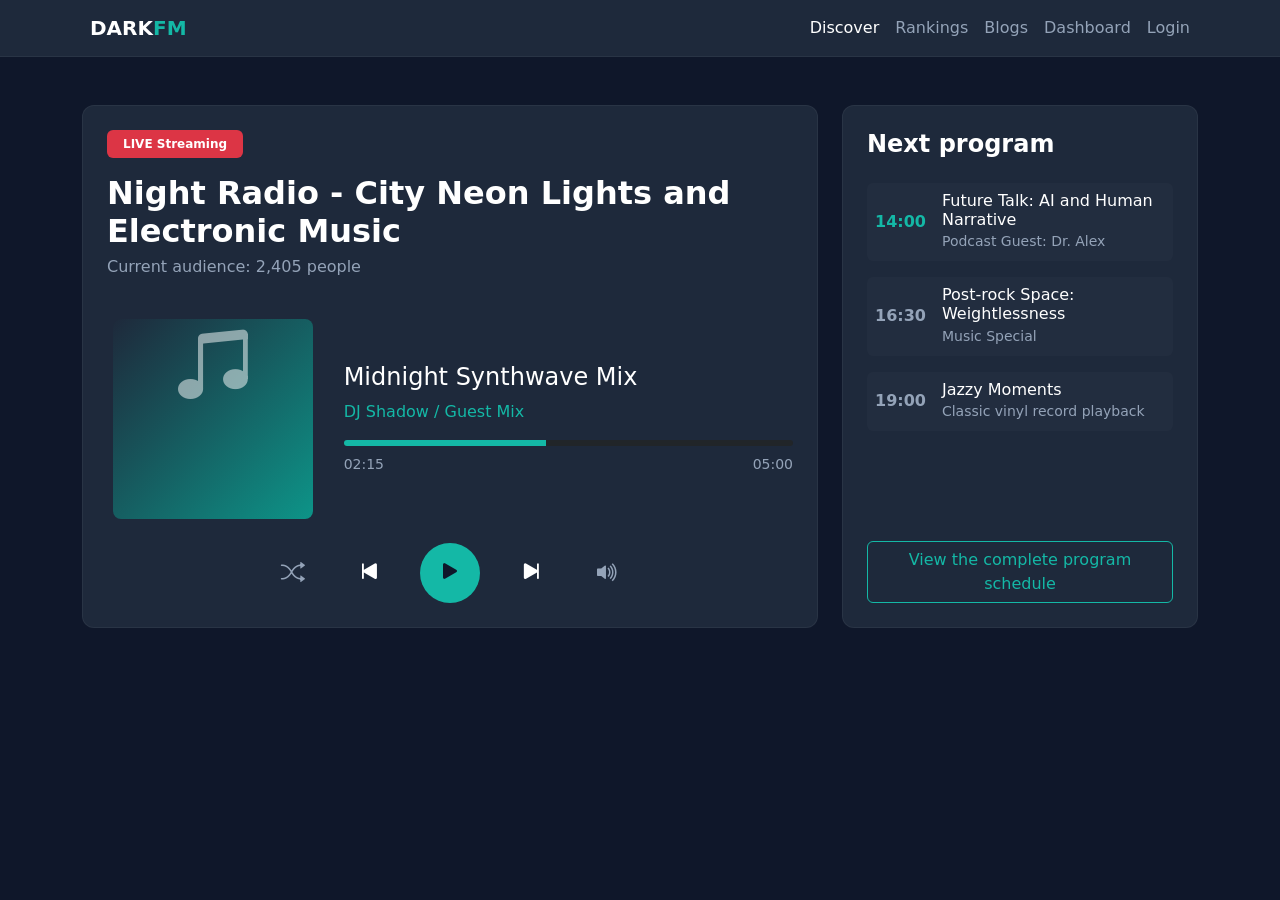
<file: index.html>
<!DOCTYPE html>
<html lang="en">
<head>
    <meta charset="UTF-8">
    <meta name="viewport" content="width=device-width, initial-scale=1.0">
    <title>DARKFM - Radio Station</title>
    <link href="https://cdn.jsdelivr.net/npm/bootstrap@5.3.0/dist/css/bootstrap.min.css" rel="stylesheet">
    <link href="https://cdn.jsdelivr.net/npm/bootstrap-icons@1.10.5/font/bootstrap-icons.css" rel="stylesheet">
    <link rel="stylesheet" href="includes/assets/css/styles.css">
</head>
<body>
    <nav class="navbar navbar-expand-lg navbar-dark navbar-custom sticky-top">
        <div class="container">
            <a class="navbar-brand fw-bold text-white-custom" href="#">
                <i class="bi bi-radio accent-color me-2"></i>DARK<span class="accent-color">FM</span>
            </a>
            <button class="navbar-toggler" type="button" data-bs-toggle="collapse" data-bs-target="#navbarNav">
                <span class="navbar-toggler-icon"></span>
            </button>
            <div class="collapse navbar-collapse" id="navbarNav">
                <ul class="navbar-nav ms-auto">
                    <li class="nav-item"><a class="nav-link active text-white-custom" href="#">Discover</a></li>
                    <li class="nav-item"><a class="nav-link text-muted-custom" href="#">Rankings</a></li>
                    <li class="nav-item"><a class="nav-link text-muted-custom" href="#">Blogs</a></li>
                    <li class="nav-item"><a class="nav-link text-muted-custom" href="dashboard.php">Dashboard</a></li>
                    <li class="nav-item"><a class="nav-link text-muted-custom" href="actions/login.php">Login</a></li>
                </ul>
            </div>
        </div>
    </nav>

    <div class="container my-5">
        <div class="row g-4">
            <div class="col-lg-8">
                <div class="card-custom p-4 h-100 d-flex flex-column justify-content-between">
                    <div>
                        <span class="badge bg-danger mb-3 px-3 py-2">LIVE Streaming</span>
                        <h2 class="fw-bold text-white-custom mb-1">Night Radio - City Neon Lights and Electronic Music</h2>
                        <p class="text-muted-custom">Current audience: 2,405 people</p>
                    </div>
                    <div class="row align-items-center my-4">
                        <div class="col-md-4 text-center mb-3 mb-md-0">
                            <div class="ratio ratio-1x1 bg-secondary rounded-3 d-flex align-items-center justify-content-center"
                                 style="max-width: 200px; margin: 0 auto; background: linear-gradient(135deg, #1E293B, #0D9488);">
                                <i class="bi bi-music-note-beamed display-1 text-white-custom opacity-50"></i>
                            </div>
                        </div>
                        <div class="col-md-8">
                            <h4 class="text-white-custom mb-2">Midnight Synthwave Mix</h4>
                            <p class="accent-color mb-3">DJ Shadow / Guest Mix</p>
                            <div class="progress bg-dark mb-2" style="height: 6px;">
                                <div class="progress-bar progress-bar-accent" style="width: 45%"></div>
                            </div>
                            <div class="d-flex justify-content-between small text-muted-custom">
                                <span>02:15</span>
                                <span>05:00</span>
                            </div>
                        </div>
                    </div>
                    <div class="d-flex align-items-center justify-content-center gap-4">
                        <button class="btn text-muted-custom fs-4"><i class="bi bi-shuffle"></i></button>
                        <button class="btn text-white-custom fs-3"><i class="bi bi-skip-start-fill"></i></button>
                        <button class="btn btn-accent rounded-circle p-3 d-flex align-items-center justify-content-center" style="width: 60px; height: 60px;">
                            <i class="bi bi-play-fill fs-3"></i>
                        </button>
                        <button class="btn text-white-custom fs-3"><i class="bi bi-skip-end-fill"></i></button>
                        <button class="btn text-muted-custom fs-4"><i class="bi bi-volume-up-fill"></i></button>
                    </div>
                </div>
            </div>

            <div class="col-lg-4">
                <div class="card-custom p-4 h-100 d-flex flex-column justify-content-between">
                    <div>
                        <h4 class="fw-bold text-white-custom mb-4">Next program</h4>
                        <div class="d-flex flex-column gap-3" id="next-programs">
                            <div class="d-flex align-items-center p-2 rounded hover-bg" style="background: rgba(255,255,255,0.02)">
                                <div class="me-3 accent-color fw-bold">14:00</div>
                                <div>
                                    <h6 class="mb-0 text-white-custom">Future Talk: AI and Human Narrative</h6>
                                    <small class="text-muted-custom">Podcast Guest: Dr. Alex</small>
                                </div>
                            </div>
                            <div class="d-flex align-items-center p-2 rounded" style="background: rgba(255,255,255,0.02)">
                                <div class="me-3 text-muted-custom fw-bold">16:30</div>
                                <div>
                                    <h6 class="mb-0 text-white-custom">Post-rock Space: Weightlessness</h6>
                                    <small class="text-muted-custom">Music Special</small>
                                </div>
                            </div>
                            <div class="d-flex align-items-center p-2 rounded" style="background: rgba(255,255,255,0.02)">
                                <div class="me-3 text-muted-custom fw-bold">19:00</div>
                                <div>
                                    <h6 class="mb-0 text-white-custom">Jazzy Moments</h6>
                                    <small class="text-muted-custom">Classic vinyl record playback</small>
                                </div>
                            </div>
                        </div>
                    </div>
                    <a href="manage-schedule.php" class="btn btn-outline-info w-100 mt-4 text-white-custom"
                       style="border-color: var(--accent); color: var(--accent); background: transparent;">
                        View the complete program schedule
                    </a>
                </div>
            </div>
        </div>
    </div>

    <script src="https://cdn.jsdelivr.net/npm/bootstrap@5.3.0/dist/js/bootstrap.bundle.min.js"></script>
</body>
</html>
</file>
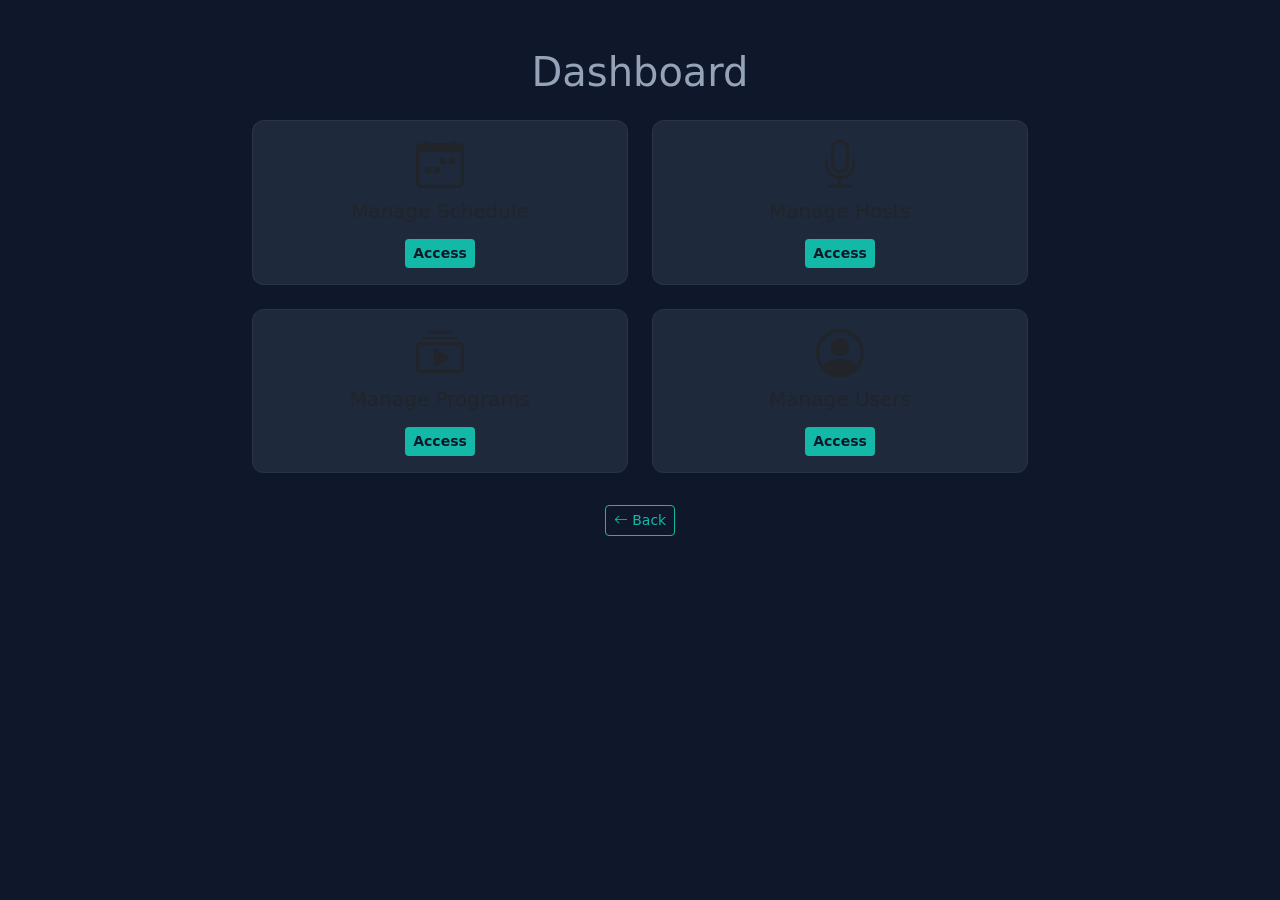
<file: dashboard.html>
<!DOCTYPE html>
<html>
  <head>
    <title>DARKFM - Dashboard</title>
    <link
      href="https://cdn.jsdelivr.net/npm/bootstrap@5.2.3/dist/css/bootstrap.min.css"
      rel="stylesheet"
      integrity="sha384-rbsA2VBKQhggwzxH7pPCaAqO46MgnOM80zW1RWuH61DGLwZJEdK2Kadq2F9CUG65"
      crossorigin="anonymous"
    />
    <link
      rel="stylesheet"
      href="https://cdn.jsdelivr.net/npm/bootstrap-icons@1.10.2/font/bootstrap-icons.css"
    />
    <link rel="stylesheet" href="styles.css">
  </head>
  <body>
    <div class="container mx-auto my-5" style="max-width: 800px;">
      <h1 class="h1 mb-4 text-center">Dashboard</h1>
      <div class="row">
        <div class="col-lg-6">
          <div class="card mb-2 card-custom">
            <div class="card-body">
              <h5 class="card-title text-center">
                <div class="mb-1">
                  <i class="bi bi-calendar-week" style="font-size: 3rem;"></i>
                </div>
                Manage Schedule
              </h5>
              <div class="text-center mt-3">
                <a href="manage-schedule.html" class="btn btn-accent btn-sm text-white-custom" 
                  >Access</a
                >
              </div>
            </div>
          </div>
        </div>

        <div class="col-lg-6">
          <div class="card mb-2 card-custom">
            <div class="card-body">
              <h5 class="card-title text-center">
                <div class="mb-1">
                  <i class="bi bi-mic" style="font-size: 3rem;"></i>
                </div>
                Manage Hosts
              </h5>
              <div class="text-center mt-3">
                <a href="manage-hosts.html" class="btn btn-accent btn-sm text-white-custom" 
                  >Access</a
                >
              </div>
            </div>
          </div>
        </div>

        <div class="col-lg-6">
          <div class="card mb-2 mt-3 card-custom">
            <div class="card-body">
              <h5 class="card-title text-center">
                <div class="mb-1">
                  <i class="bi bi-collection-play" style="font-size: 3rem;"></i>
                </div>
                Manage Programs
              </h5>
              <div class="text-center mt-3">
                <a href="manage-programs.html" class="btn btn-accent btn-sm text-white-custom" 
                  >Access</a
                >
              </div>
            </div>
          </div>
        </div>

        <div class="col-lg-6">
          <div class="card mb-2 mt-3 card-custom">
            <div class="card-body">
              <h5 class="card-title text-center">
                <div class="mb-1">
                  <i class="bi bi-person-circle" style="font-size: 3rem;"></i>
                </div>
                Manage Users
              </h5>
              <div class="text-center mt-3">
                <a href="manage-users.html" class="btn btn-accent btn-sm text-white-custom"
                  >Access</a
                >
              </div>
            </div>
          </div>
        </div>
      </div>
      <div class="mt-4 text-center">
        <a href="index.html" class="btn btn-outline-info btn-sm"
           style="border-color: var(--accent); color: var(--accent);"
          ><i class="bi bi-arrow-left"></i> Back</a
        >
      </div>
    </div>

    <script
      src="https://cdn.jsdelivr.net/npm/bootstrap@5.2.3/dist/js/bootstrap.bundle.min.js"
      integrity="sha384-kenU1KFdBIe4zVF0s0G1M5b4hcpxyD9F7jL+jjXkk+Q2h455rYXK/7HAuoJl+0I4"
      crossorigin="anonymous"
    ></script>
  </body>
</html>
</file>
<file: includes/assets/css/styles.css>
/* color custom */
:root {
    --bg-main: #0F172A;
    --bg-surface: #1E293B;
    --accent: #14B8A6;
    --text-title: #FFFFFF;
    --text-body: #94A3B8;
}

body {
    background-color: var(--bg-main);
    color: var(--text-body);
    font-family: system-ui, -apple-system, sans-serif;
}

/* text color */
h1, h2, h3, h4, h5, h6, .text-white-custom {
    color: var(--text-title) ;
}

.text-muted-custom {
    color: var(--text-body) ;
}

/* card custom */
.card-custom {
    background-color: var(--bg-surface);
    border: 1px solid rgba(255, 255, 255, 0.05);
    border-radius: 12px;
    transition: transform 0.2s;
}
.card-custom:hover {
    transform: translateY(-5px);
}

/* accent */
.accent-color {
    color: var(--accent) ;
}

.btn-accent {
    background-color: var(--accent);
    color: #0F172A;
    font-weight: 600;
    border: none;
}
.btn-accent:hover {
    background-color: #0D9488;
    color: #FFFFFF;
}

.progress-bar-accent {
    background-color: var(--accent);
}

/* logout accent (Red) */
.accent-color-red {
    color: #EF4444;
    transition: color 0.2s ease;
}

.btn-accent-red {
    background-color: #EF4444;
    color: #FFFFFF;
    font-weight: 600;
    border: none;
    transition: background-color 0.2s ease;
}

.btn-accent-red:hover {
    background-color: #DC2626; /* 稍微深一点的红色，用于悬停反馈 */
    color: #FFFFFF;
}

/* 如果注销进度条或倒计时需要红色，可以使用这个 */
.progress-bar-accent-red {
    background-color: #EF4444;
}

/* navbar */
.navbar-custom {
    background-color: var(--bg-surface);
    border-bottom: 1px solid rgba(255, 255, 255, 0.05);
}

.bg-grey {
    background: rgba(255,255,255,0.02);
}
/* Hosts & Tables Custom */
.card-dark { 
    background-color: var(--bg-surface); 
    border: 1px solid rgba(255, 255, 255, 0.05); 
}
.table-dark-custom { 
    color: var(--text-title); 
    border-color: rgba(255, 255, 255, 0.05); 
}
.table-dark-custom th { 
    color: var(--accent); 
    border-bottom: 2px solid rgba(255, 255, 255, 0.05); 
}
.table-dark-custom td { 
    border-bottom: 1px solid rgba(255, 255, 255, 0.05); 
    vertical-align: middle; 
}
</file>
<file: styles.css>
/* color custom */
:root {
    --bg-main: #0F172A;
    --bg-surface: #1E293B;
    --accent: #14B8A6;
    --text-title: #FFFFFF;
    --text-body: #94A3B8;
}

body {
    background-color: var(--bg-main);
    color: var(--text-body);
    font-family: system-ui, -apple-system, sans-serif;
}

/* text color */
h1, h2, h3, h4, h5, h6, .text-white-custom {
    color: var(--text-title) ;
}

.text-muted-custom {
    color: var(--text-body) ;
}

/* card custom */
.card-custom {
    background-color: var(--bg-surface);
    border: 1px solid rgba(255, 255, 255, 0.05);
    border-radius: 12px;
    transition: transform 0.2s;
}
.card-custom:hover {
    transform: translateY(-5px);
}

/* accent */
.accent-color {
    color: var(--accent) ;
}

.btn-accent {
    background-color: var(--accent);
    color: #0F172A;
    font-weight: 600;
    border: none;
}
.btn-accent:hover {
    background-color: #0D9488;
    color: #FFFFFF;
}

.progress-bar-accent {
    background-color: var(--accent);
}

/* navbar */
.navbar-custom {
    background-color: var(--bg-surface);
    border-bottom: 1px solid rgba(255, 255, 255, 0.05);
}

.bg-grey {
    background: rgba(255,255,255,0.02);
}
</file>
